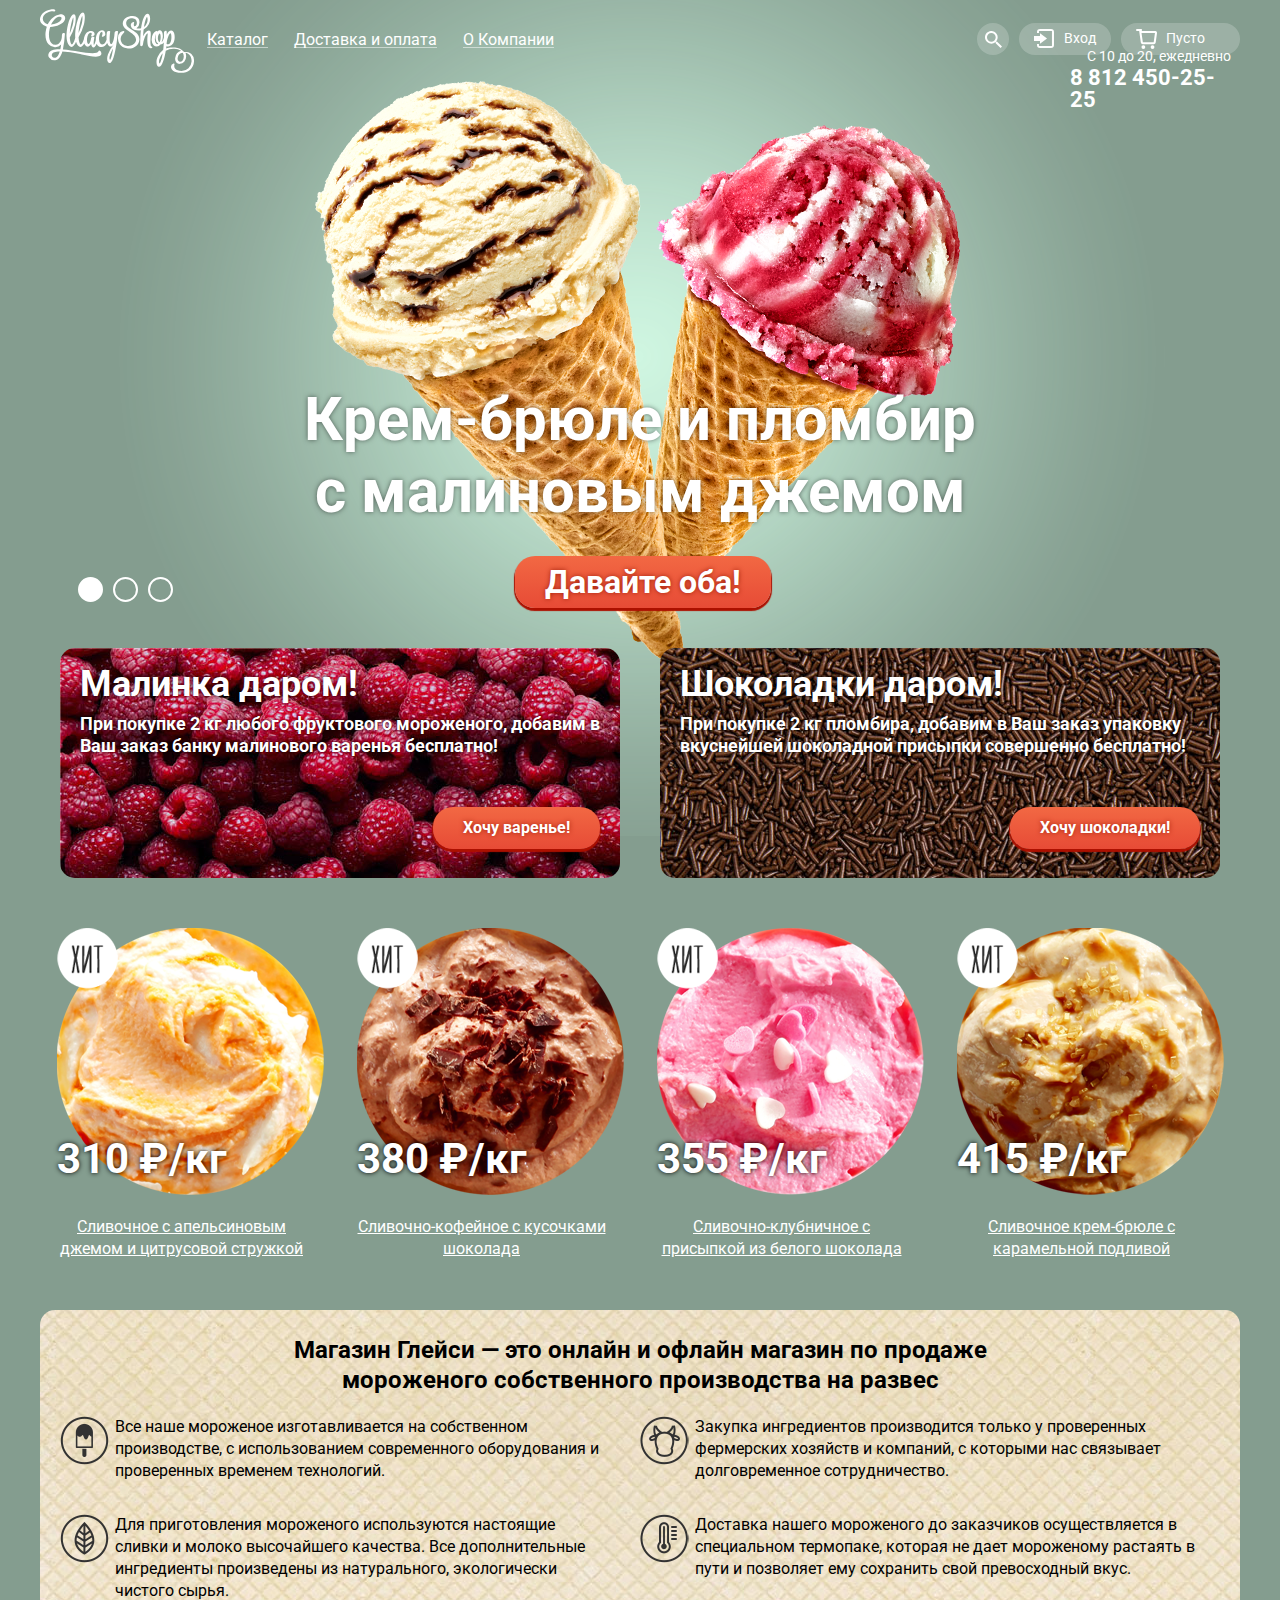
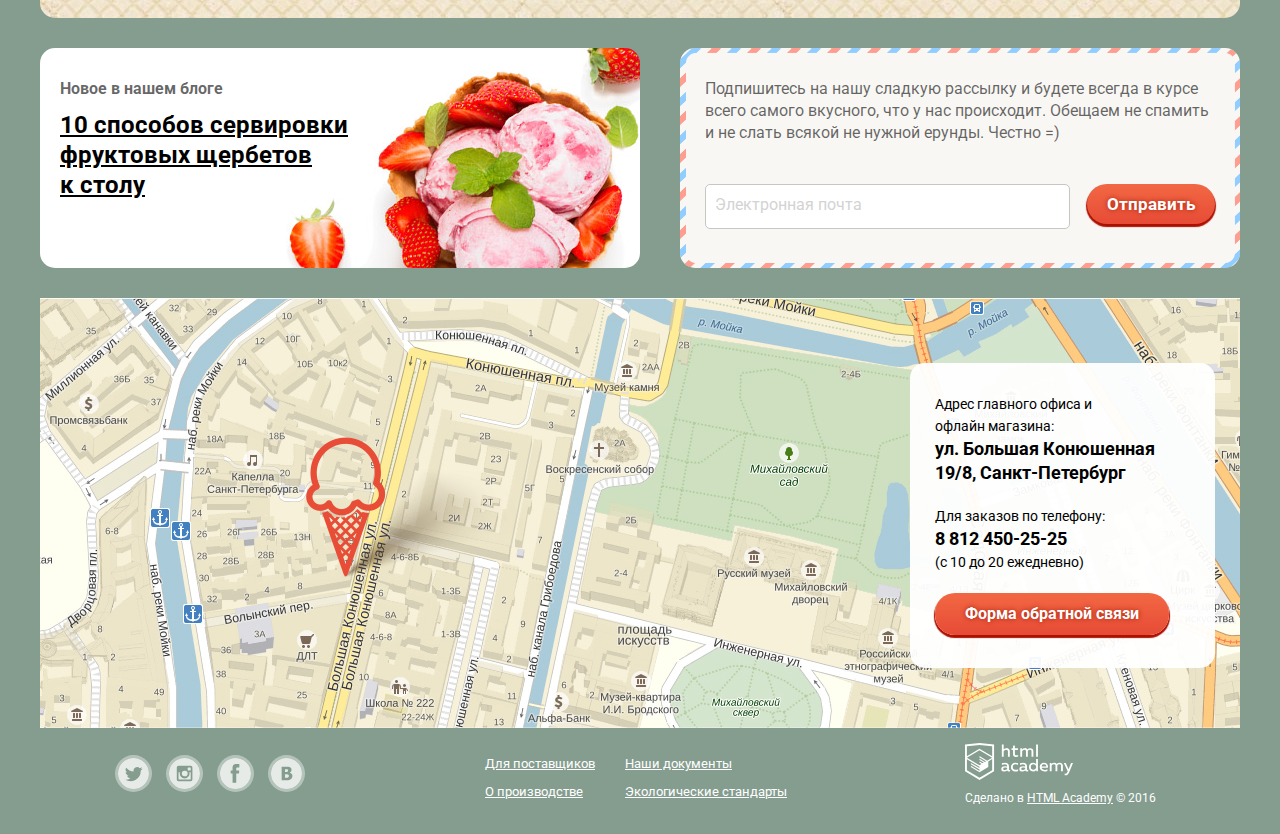
<file: index.html>
<!DOCTYPE html>
<html>
<head>
	<meta charset="utf-8">
	<meta name="keywords" content="Мороженое, «Глейси»">
	<meta name="description" content="Вкусное мороженое собственного производства.">
	<title>Мороженое «Глейси»</title>
	<link href="https://fonts.googleapis.com/css?family=Roboto:400,700&amp;subset=cyrillic" rel="stylesheet">
	<link rel="stylesheet" type="text/css" href="css/normalize.css">
	<link rel="stylesheet" type="text/css" href="css/style.css">
</head>
<body class="main_page main_page_style_1">
	<header>
		<div class="flex_container">
			<nav class="main_navigation">
				<img src="img/main-logo.svg" width="154" height="64" alt="Магазин мороженого «Глейси»">
				<a href="catalog.html" class="main_navigation_item catalog">Каталог</a>
				<a href="#" class="main_navigation_item">Доставка и оплата</a>
				<a href="#" class="main_navigation_item">О Компании</a>
			</nav>
			<section class="user_block">
				<a href="#" class="user_block_search"></a>
				<a href="#" class="user_block_login">Вход</a>
				<a href="#" class="user_block_cart">Пусто</a>
			</section>
		</div>
		<div class="header_info">С 10 до 20, ежедневно 8 812 450-25-25</div>
		<div class="hover_elements">
			<div class="hover_catalog">
				<a href="catalog.html">Новинки</a>
				<a href="catalog.html">Сливочное</a>
				<a href="catalog.html">Щербеты</a>
				<a href="catalog.html">Фруктовый лед</a>
				<a href="catalog.html">Мелорин</a>
			</div>
			<div class="hover_search">
				<form action="#" method="post">
					<div class="text_custom_container">	
						<input class="normal_field" type="search" name="search">
						<div class="label_box">
	    					<label>Что ищем?</label>
	  					</div>
	  				</div>
				</form>
			</div>
			<div class="hover_login">
				<form action="#" method="post">
					<div class="text_custom_container">	
						<input class="normal_field" type="email" name="login_email">
						<div class="label_box">
	    					<label>Электронная почта</label>
	  					</div>
	  				</div>	
	  				<div class="text_custom_container">	
						<input class="normal_field" type="password" name="password">
						<div class="label_box">
	    					<label>Пароль</label>
	  					</div>
	  				</div>
					<button class="btn" type="submit">Войти</button>
					<a href="#">Забыли пароль?</a>
					<a href="#">Новая регистрация</a>
				</form>
			</div>
			<div class="hover_cart">
				<span class="empty_cart">В корзине пусто</span>
				<div class="float_container">	
					<span class="total_price">Итого: 0 руб.</span>
					<span class="btn inactive">Оформить заказ</span>
				</div>	
			</div>
		</div>
	</header>
	<main>
		<div class="slider">
			<input type="radio" id="btn_1" name="toggle" checked>
    		<input type="radio" id="btn_2" name="toggle">
    		<input type="radio" id="btn_3" name="toggle">
    		<div class="slider_controls">
      			<label for="btn_1"></label>
      			<label for="btn_2"></label>
      			<label for="btn_3"></label>
      		</div>                   
      		<div class="slider_slide"></div>
      		<a class="btn" href="#">Давайте оба!</a>
      		<div class="slides_names">
      			<span class="name_1">Крем-брюле и пломбир <br> с малиновым джемом</span>
      			<span class="name_2">Шоколадный пломбир <br> и лимонный сорбет</span>
      			<span class="name_3">Пломбир с помадкой <br> и клубничный щербет</span>
      		</div>                        
		</div>
		<section class="banners">
			<div class="banner_1">
				<h2 class="banner_name">Малинка даром!</h2>
				<p class="banner_description">При покупке 2 кг любого фруктового мороженого, добавим в Ваш заказ банку малинового варенья бесплатно!</p>
				<a class="btn" href="#">Хочу варенье!</a>
			</div>
			<div class="banner_2">
				<h2 class="banner_name">Шоколадки даром!</h2>
				<p class="banner_description">При покупке 2 кг пломбира, добавим в Ваш заказ упаковку вкуснейшей шоколадной присыпки совершенно бесплатно!</p>
				<a class="btn" href="#">Хочу шоколадки!</a>
			</div>
		</section>
		<section class="best">
			<article class="item_1">
				<img src="img/best_1.png">
				<a class="item_description" href="catalog.html">Сливочное с апельсиновым джемом и цитрусовой стружкой</a>
			</article>
			<article class="item_2">
				<img src="img/best_2.png">
				<a class="item_description" href="catalog.html">Сливочно-кофейное с кусочками шоколада</a>
			</article>
			<article class="item_3">
				<img src="img/best_3.png">
				<a class="item_description" href="catalog.html">Сливочно-клубничное с присыпкой из белого шоколада</a>
			</article>
			<article class="item_4">
				<img src="img/best_4.png">
				<a class="item_description" href="catalog.html">Сливочное крем-брюле с карамельной подливой</a>
			</article>
		</section>
		<section class="seo">
			<h2 class="seo_header">Магазин Глейси — это онлайн и офлайн магазин по продаже мороженого собственного производства на развес</h2>
			<div class="flex_container">	
				<p class="feature_1">Все наше мороженое изготавливается на собственном производстве, с использованием современного оборудования и проверенных временем технологий.</p>
				<p class="feature_2">Закупка ингредиентов производится только у проверенных фермерских хозяйств и компаний, с которыми нас связывает долговременное сотрудничество.</p>
				<p class="feature_3">Для приготовления мороженого используются настоящие сливки и молоко высочайшего качества. Все дополнительные ингредиенты произведены из натурального, экологически чистого сырья.</p>
				<p class="feature_4">Доставка нашего мороженого до заказчиков осуществляется в специальном термопаке, которая не дает мороженому растаять в пути и позволяет ему сохранить свой превосходный вкус.</p>
			</div>	
		</section>
		<div class="flex_container">
			<section class="blog">
				<span class="post_type">Новое в нашем блоге</span>
				<a href="#"><h2 class="blog_header">10 способов сервировки фруктовых щербетов<br>к столу</h2></a>
			</section>
			<section class="subscribe">
				<form method="post" action="#">
					<p class="description">Подпишитесь на нашу сладкую рассылку и будете всегда в курсе всего самого вкусного, что у нас происходит. Обещаем не спамить и не слать всякой не нужной ерунды. Честно =)</p>
					<div class="text_custom_container">	
						<input class="normal_field" type="email" name="subscribe_email">
						<div class="label_box">
	    					<label>Электронная почта</label>
	  					</div>
	  				</div>
					<button class="btn" type="submit">Отправить</button>
				</form>
			</section>
		</div>
		<section class="map"></section>
		<div class="contacts">
			<p class="address">Адрес главного офиса и<br>офлайн магазина:<br><span>ул. Большая Конюшенная 19/8, Санкт-Петербург</span></p>
			<p class="phone">Для заказов по телефону:<br><span>8 812 450-25-25</span><br>(с 10 до 20 ежедневно)</p>
			<a class="btn" href="#">Форма обратной связи</a>
		</div>
	</main>
	<footer>
		<section class="footer_social">
			<a class="social_button_twitter" href="#">Twitter</a>
			<a class="social_button_instagram" href="#">Instagram</a>
			<a class="social_button_facebook" href="#">Facebook</a>
			<a class="social_button_vk" href="#">VK</a>
		</section>
		<section class="footer_info">
			<a href="#">Для поставщиков</a>
			<a href="#">Наши документы</a>
			<a href="#">О производстве</a>
			<a href="#">Экологические стандарты</a>
		</section>
		<section class="footer_copyright">
			<a href="https://htmlacademy.ru/"><img src="img/academy.svg" width="108" height="37" alt="HTML Academy"></a>
			<span class="academy">Сделано в <a href="https://htmlacademy.ru/">HTML Academy</a> © 2016</span>
			<span class="my_name">Сверстал <a href="https://vk.com/sfdsdjfksdgkjsdkgj">Артём</a> 2017</span>
		</section>
	</footer>
	<div class="overlay"></div>
	<div class="popup_form">
		<form method="post" action="#">
			<h2>Мы обязательно Вам ответим!</h2>
			<span class="close_button"></span>
			<div class="text_custom_container">		
				<input class="normal_field" type="text" name="form_name">
				<div class="label_box">
	    			<label>Как Вас зовут?</label>
	  			</div>
	  		</div>
	  		<div class="text_custom_container">	
				<input class="normal_field" type="email" name="form_email">
				<div class="label_box">
	    			<label>Ваша почта для ответа?</label>
	  			</div>
	  		</div>
	  		<div class="text_custom_container">	
				<textarea class="normal_field" name="form_text"></textarea>
				<div class="label_box">
	    			<label>Напишите что-нибудь...</label>
	  			</div>
	  		</div>
			<button class="btn" type="submit">Отправить</button>
		</form>
	</div>
	<div class="popup_map">
		<iframe src="https://www.google.com/maps/embed?pb=!1m18!1m12!1m3!1d1998.5991043651568!2d30.320894615867385!3d59.938794181876276!2m3!1f0!2f0!3f0!3m2!1i1024!2i768!4f13.1!3m3!1m2!1s0x4696310fca5ba729%3A0xea9c53d4493c879f!2z0JHQvtC70YzRiNCw0Y8g0JrQvtC90Y7RiNC10L3QvdCw0Y8g0YPQuy4sIDE5LCDQodCw0L3QutGCLdCf0LXRgtC10YDQsdGD0YDQsywgMTkxMTg2!5e0!3m2!1sru!2sru!4v1494863374813" width="766" height="561" frameborder="0" style="border:0" allowfullscreen></iframe>
		<span class="close_button"></span>
	</div>
	<script type="text/javascript" src="js/script.js"></script>
</body>
</html>
</file>
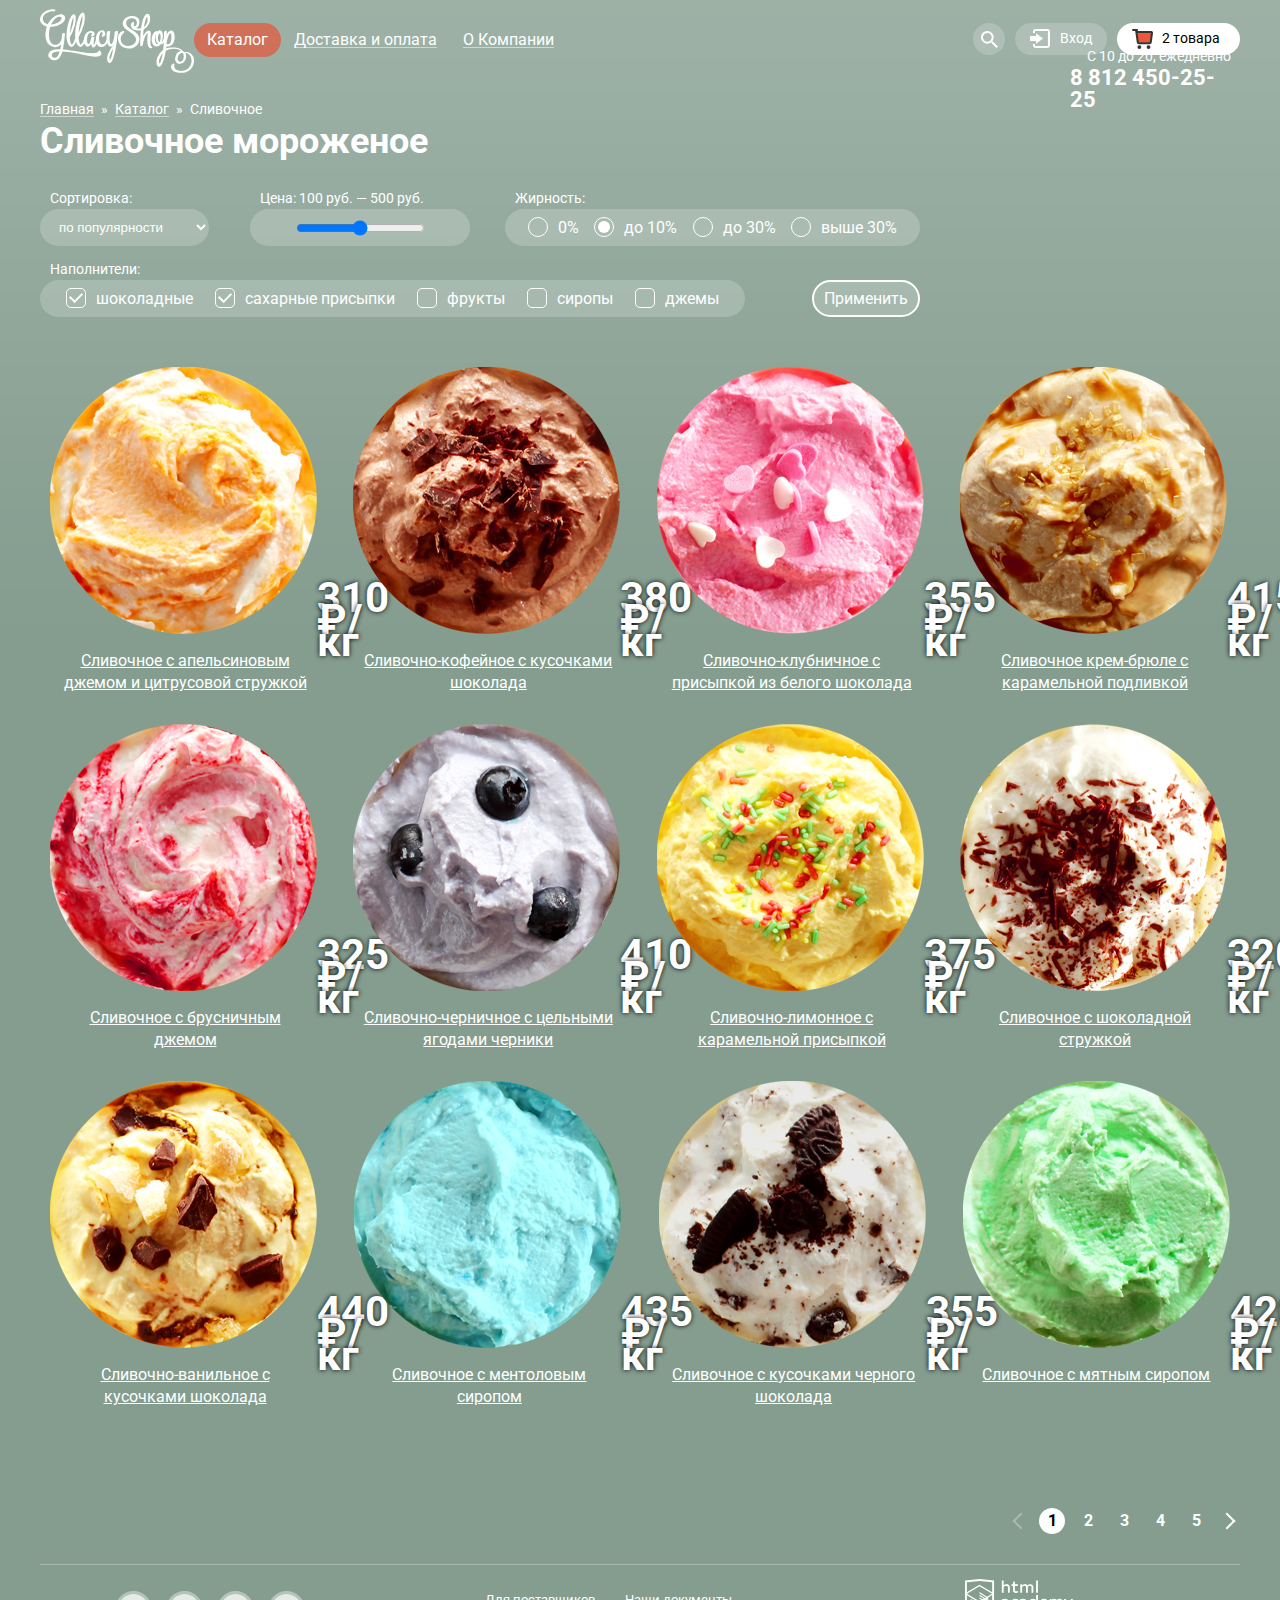
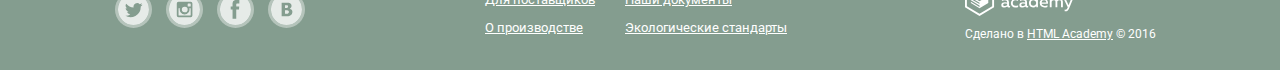
<file: catalog.html>
<!DOCTYPE html>
<html>
<head>
	<meta charset="utf-8">
	<meta name="keywords" content="Мороженое, «Глейси»">
	<meta name="description" content="Вкусное мороженое собственного производства.">
	<title>Каталог мороженого</title>
	<link href="https://fonts.googleapis.com/css?family=Roboto:400,700&amp;subset=cyrillic" rel="stylesheet">
	<link rel="stylesheet" type="text/css" href="css/normalize.css">
	<link rel="stylesheet" type="text/css" href="css/style.css">
</head>
<body class="catalog_page">
	<header>
		<div class="flex_container">
			<nav class="main_navigation">
				<a href="index.html"><img src="img/main-logo.svg" width="154" height="64" alt="Магазин мороженого «Глейси»"></a>
				<a href="catalog.html" class="main_navigation_item catalog current">Каталог</a>
				<a href="#" class="main_navigation_item">Доставка и оплата</a>
				<a href="#" class="main_navigation_item">О Компании</a>
			</nav>
			<section class="user_block">
				<a href="#" class="user_block_search"></a>
				<a href="#" class="user_block_login">Вход</a>
				<a href="#" class="user_block_cart full">2 товара</a>
			</section>
		</div>
		<div class="header_info">С 10 до 20, ежедневно 8 812 450-25-25</div>
		<div class="hover_elements">
			<div class="hover_catalog">
				<a href="catalog.html">Новинки</a>
				<a class="current" href="catalog.html">Сливочное</a>
				<a href="catalog.html">Щербеты</a>
				<a href="catalog.html">Фруктовый лед</a>
				<a href="catalog.html">Мелорин</a>
			</div>
			<div class="hover_search">
				<form action="#" method="post">
					<div class="text_custom_container">	
						<input class="normal_field" type="search" name="search">
						<div class="label_box">
	    					<label>Что ищем?</label>
	  					</div>
	  				</div>
				</form>
			</div>
			<div class="hover_login">
				<form action="#" method="post">
					<div class="text_custom_container">	
						<input class="normal_field" type="email" name="login_email">
						<div class="label_box">
	    					<label>Электронная почта</label>
	  					</div>
	  				</div>
	  				<div class="text_custom_container">	
						<input class="normal_field" type="password" name="password">
						<div class="label_box">
	    					<label>Пароль</label>
	  					</div>
	  				</div>
					<button class="btn" type="submit">Войти</button>
					<a href="#">Забыли пароль?</a>
					<a href="#">Новая регистрация</a>
				</form>
			</div>
			<div class="hover_cart">
				<div class="table">
					<div class="row">
						<a class="close_button" href="#"></a>
						<img src="img/cart-item-1.png">
						<p>Пломбир с апельсиновым джемом</p>
						<span>1,5 кг х 200 руб.</span>
						<span>300 руб.</span>
					</div>
					<div class="row">
						<a class="close_button" href="#"></a>
						<img src="img/cart-item-2.png">
						<p>Клубничный пломбир с присыпкой из белого шоколада</p>
						<span>1,5 кг х 300 руб.</span>
						<span>450 руб.</span>
					</div>
				</div>
				<div class="float_container">	
					<span class="total_price">Итого: 750 руб.</span>
					<span class="btn">Оформить заказ</span>
				</div>	
			</div>
		</div>
	</header>
	<main>
		<div class="main_title">
			<div class="breadcrumbs">
				<span><a href="index.html">Главная</a></span>
				<span><a href="catalog.html">Каталог</a></span>
				<span class="current">Сливочное</span>
			</div>
			<h1>Сливочное мороженое</h1>
		</div>
		<form class="filters">
			<fieldset class="sorting">
				<legend>Сортировка:</legend>
				<select class="filter_style" name="sorting">
					<option value="1">по популярности</option>
					<option value="2">сначала недорогие</option>
					<option value="3">сначала дорогие</option>
					<option value="4">по жирности</option>
				</select>
			</fieldset>
			<fieldset class="price_range">
				<legend>Цена: 100 руб. — 500 руб.</legend>
				<div class="filter_style">	
					<input type="range" name="price_range" min="1" max="5" step="1">
				</div>	
			</fieldset>
			<fieldset class="fat">
				<legend>Жирность:</legend>
					<div class="filter_style">
						<label><input type="radio" value="0" name="fat"><span></span>0%</label>
						<label><input type="radio" value="0-10" name="fat" checked=""><span></span>до 10%</label>
						<label><input type="radio" value="0-30" name="fat"><span></span>до 30%</label>
						<label><input type="radio" value="30+" name="fat"><span></span>выше 30%</label>
					</div>
			</fieldset>
			<fieldset class="filling">
				<legend>Наполнители:</legend>
					<div class="filter_style">
						<label><input type="checkbox" value="chocolate" name="filling" checked=""><span></span>шоколадные</label>
						<label><input type="checkbox" value="sugar" name="filling" checked=""><span></span>сахарные присыпки</label>
						<label><input type="checkbox" value="fruit" name="filling"><span></span>фрукты</label>
						<label><input type="checkbox" value="syrop" name="filling"><span></span>сиропы</label>
						<label><input type="checkbox" value="jam" name="filling"><span></span>джемы</label>
					</div>
			</fieldset>
			<button class="btn" type="submit">Применить</button>
		</form>
		<section class="catalog_items">
			<article class="item_1">
				<img src="img/catalog-items/1.png">
				<span class="price">310 ₽/кг</span>
				<a class="item_description" href="#">Сливочное с апельсиновым джемом и цитрусовой стружкой</a>
				<button class="btn" type="button">Быстрый просмотр</button>
			</article>
			<article class="item_2">
				<img src="img/catalog-items/2.png">
				<span class="price">380 ₽/кг</span>
				<a class="item_description" href="#">Сливочно-кофейное с кусочками шоколада</a>
				<button class="btn" type="button">Быстрый просмотр</button>
			</article>
			<article class="item_3">
				<img src="img/catalog-items/3.png">
				<span class="price">355 ₽/кг</span>
				<a class="item_description" href="#">Сливочно-клубничное с присыпкой из белого шоколада</a>
				<button class="btn" type="button">Быстрый просмотр</button>
			</article>
			<article class="item_4">
				<img src="img/catalog-items/4.png">
				<span class="price">415 ₽/кг</span>
				<a class="item_description" href="#">Сливочное крем-брюле с карамельной подливкой</a>
				<button class="btn" type="button">Быстрый просмотр</button>
			</article>
			<article class="item_5">
				<img src="img/catalog-items/5.png">
				<span class="price">325 ₽/кг</span>
				<a class="item_description" href="#">Сливочное с брусничным джемом</a>
				<button class="btn" type="button">Быстрый просмотр</button>
			</article>
			<article class="item_6">
				<img src="img/catalog-items/6.png">
				<span class="price">410 ₽/кг</span>
				<a class="item_description" href="#">Сливочно-черничное с цельными ягодами черники</a>
				<button class="btn" type="button">Быстрый просмотр</button>
			</article>
			<article class="item_7">
				<img src="img/catalog-items/7.png">
				<span class="price">375 ₽/кг</span>
				<a class="item_description" href="#">Сливочно-лимонное с карамельной присыпкой</a>
				<button class="btn" type="button">Быстрый просмотр</button>
			</article>
			<article class="item_8">
				<img src="img/catalog-items/8.png">
				<span class="price">320 ₽/кг</span>
				<a class="item_description" href="#">Сливочное с шоколадной стружкой</a>
				<button class="btn" type="button">Быстрый просмотр</button>
			</article>
			<article class="item_9">
				<img src="img/catalog-items/9.png">
				<span class="price">440 ₽/кг</span>
				<a class="item_description" href="#">Сливочно-ванильное с кусочками шоколада</a>
				<button class="btn" type="button">Быстрый просмотр</button>
			</article>
			<article class="item_10">
				<img src="img/catalog-items/10.png">
				<span class="price">435 ₽/кг</span>
				<a class="item_description" href="#">Сливочноe с ментоловым сиропом</a>
				<button class="btn" type="button">Быстрый просмотр</button>
			</article>
			<article class="item_11">
				<img src="img/catalog-items/11.png">
				<span class="price">355 ₽/кг</span>
				<a class="item_description" href="#">Сливочное с кусочками черного шоколада</a>
				<button class="btn" type="button">Быстрый просмотр</button>
			</article>
			<article class="item_12">
				<img src="img/catalog-items/12.png">
				<span class="price">420 ₽/кг</span>
				<a class="item_description" href="#">Сливочное с мятным сиропом</a>
				<button class="btn" type="button">Быстрый просмотр</button>
			</article>
		</section>
		<div class="paginator">
			<span class="btn_prev"></span>
			<span class="number current" href="#">1</span>
			<a class="number" href="#">2</a>
			<a class="number" href="#">3</a>
			<a class="number" href="#">4</a>
			<a class="number" href="#">5</a>
			<a class="btn_next" href="#"></a>
		</div>
	</main>
	<footer>
		<section class="footer_social">
			<a class="social_button_twitter" href="#">Twitter</a>
			<a class="social_button_instagram" href="#">Instagram</a>
			<a class="social_button_facebook" href="#">Facebook</a>
			<a class="social_button_vk" href="#">VK</a>
		</section>
		<section class="footer_info">
			<a href="#">Для поставщиков</a>
			<a href="#">Наши документы</a>
			<a href="#">О производстве</a>
			<a href="#">Экологические стандарты</a>
		</section>
		<section class="footer_copyright">
			<a href="https://htmlacademy.ru/"><img src="img/academy.svg" width="108" height="37" alt="HTML Academy"></a>
			<span class="academy">Сделано в <a href="https://htmlacademy.ru/">HTML Academy</a> © 2016</span>
			<span class="my_name">Сверстал <a href="https://vk.com/sfdsdjfksdgkjsdkgj">Артём</a> 2017</span>
		</section>
	</footer>
	<script type="text/javascript" src="js/catalog-script.js"></script>
</body>
</html>
</file>
<file: css/style.css>
body, html {
	margin: 0;
	padding: 0;
}

body {
	min-width: 1200px;
	font-family: "Roboto", Arial, sans-serif;
	font-size: 16px;
	line-height: 22px;
	color: #ffffff;	
}

.main_page_style_1 {
	background: #849d8f;
}

.main_page_style_2 {
	background: #8996a6;
}

.main_page_style_3 {
	background: #9d8b84;
}

.main_page > header,
.catalog_page > header {
	position: relative;
	z-index: 2;
	min-height: 75px;
	padding: 23px 25px 0;
	margin: 0 auto;
	max-width: 1200px;
}

.main_page > header .flex_container,
.catalog_page > header .flex_container {
	display: flex;
	justify-content: space-between;
}

.main_navigation {
	display: flex;
	align-items: flex-start;
}

.main_navigation_item {
	position: relative;
	color: #ffffff;
	text-decoration: none;
	line-height: 16px;
	padding: 9px 13px;
	border-radius: 20px;
	transition: background-color 0.1s ease-in;  
}

.main_navigation_item:hover {
	background: #f7f6f3;
	color: #000000;
}

.main_navigation_item:active {
	box-shadow: inset 0px 3px 3px #686868;
}

.main_navigation img {
	margin-top: -14px;
}

.main_navigation_item::after {
	content: "";
	position: absolute;
	height: 1px;
	background-color: rgba(255, 255, 255, 0.5);
	left: 13px;
	right: 13px;
	bottom: 9px;
}

.main_navigation_item:hover::after {
	content: none;
}

.user_block {
	display: flex;
	align-items: flex-start;
}

[class^="user_block_"] {
	background-color: rgba(255, 255, 255, 0.2);
	color: #ffffff;
	text-decoration: none;
	margin-left: 10px; 
	transition: background-color 0.1s ease-in;
	transition: background-image 0.1s ease-in;
}

[class^="user_block_"]:hover {
	background-color: #f8f7f4;
	color: #000000;
}

.user_block_search:hover {
	background-image: url("../img/search-hover.svg");
}

.user_block_login:hover {
	background-image: url("../img/login-hover.svg");
}

.user_block_cart:hover {
	background-image: url("../img/cart-hover.svg");
}

.user_block_search {
	background-image: url("../img/search.svg");
	background-repeat: no-repeat;
	background-position: 50% 50%;
	min-width: 32px;
	min-height: 32px;
	border-radius: 50%;
}

.user_block_login,
.user_block_cart {
	padding: 5px 15px 7px 45px;
	background-image: url("../img/login.svg");
	background-repeat: no-repeat;
	background-position: 15px 6px;
	font-size: 14px;
	line-height: 20px;
	border-radius: 20px;
}

.user_block_cart {
	padding: 5px 35px 7px 45px;
	background-image: url("../img/cart.svg");
}

.header_info {
	position: absolute;
	max-width: 170px;
	bottom: -13px;
	right: 25px;
	font-size: 22px;
	font-weight: bold;
	text-indent: 17px;
}

.header_info::first-line {
	font-size: 14px;
	font-weight: normal;
}

.hover_elements > * {
	display: none;
}

.hover_catalog {
	display: inline-flex;
	flex-direction: column;
	background-color: #f8f7f4;
	border-radius: 5px;
	box-shadow: 0px 10px 10px 5px rgba(50, 50, 50, 0.6);
	position: absolute;
	left: 172px;
	top: 62px;
	visibility: hidden;
}

.hover_catalog a {
	text-decoration: none;
	color: #000000;
	font-size: 14px;
	font-weight: normal;
	padding: 8px 20px;
}

.hover_catalog a:first-child {
	border-top-left-radius: 5px;
	border-top-right-radius: 5px;
	font-weight: bold;
	position: relative;
}

.hover_catalog a:last-child {
	border-bottom-left-radius: 5px;
	border-bottom-right-radius: 5px;
}

.hover_catalog a:hover {
	background-color: #fbded7;
}

.hover_catalog a:active {
	background-color: #f6b5a5;
}

.hover_catalog a:first-child::after {
	content: "";
	position: absolute;
	left: 6px;
	right: 9px;
	bottom: 0;
	height: 1px;
	background-color: #d1d0ce;
}

.hover_catalog_show {
	visibility: visible;
}

.hover_search {
	box-sizing: border-box;
	min-width: 340px;
	min-height: 70px;
	border-radius: 5px;
	background-color: #f8f7f4;
	box-shadow: 0px 10px 10px 5px rgba(50, 50, 50, 0.6);
	position: absolute;
	right: 255px;
	top: 62px;
	padding: 15px;
}

.normal_field {
	border-radius: 5px;
	border: 1px solid #c7c6c5;
	padding: 10px;
}

.normal_field:hover {
	border: 2px solid #c7c6c5;	
}

.normal_field:focus {
	border: 2px solid #8fbdec;
	border-radius: 5px;
	outline: none;
}

.hover_search input[type="search"] {
	min-width: 310px;
	min-height: 40px;
}

.hover_search_show {
	display: block;
}

.hover_login {
	box-sizing: border-box;
	width: 270px;
	min-height: 175px;
	border-radius: 5px;
	background-color: #f8f7f4;
	box-shadow: 0px 10px 10px 5px rgba(50, 50, 50, 0.6);
	position: absolute;
	right: 155px;
	top: 62px;
	padding: 15px;
}

.hover_login input {
	width: 240px;
	height: 40px;
	box-sizing: border-box;
	margin-bottom: 15px; 
}

.hover_login a {
	text-decoration: underline;
	color: #000000;
	font-size: 13px;
	line-height: 20px;
	margin-top: -10px; 
	display: inline-block;
}

.hover_login a:hover {
	text-decoration: none;
	color: #ec593c;
}

.hover_login .btn {
	float: left;
	margin-right: 20px; 
	margin-top: 5px;
}

.hover_login_show {
	display: block;
}

.hover_cart {
	box-sizing: border-box;
	width: 540px;
	min-height: 240px;
	border-radius: 5px;
	background-color: #f8f7f4;
	box-shadow: 0px 10px 10px 5px rgba(50, 50, 50, 0.6);
	position: absolute;
	right: 25px;
	top: 62px;
	padding: 15px;
}

.hover_cart .empty_cart {
	color: lightgray;
	font-size: 36px;
	line-height: 40px;
	display: block;
	margin: 40px 0;
	position: relative;
	text-align: center;
}

.hover_cart .empty_cart::after {
	content: "";
	height: 1px;
	background-color: #cacac7;
	position: absolute;
	left: 0px;
	right: 0px;
	bottom: -40px;
}

.hover_cart .float_container {
	width: 186px;
	float: right;
	margin-top: 20px;
	text-align: center;
}

.hover_cart .total_price {
	color: #000000;
	font-weight: bold;
	display: inline-block;
	margin-bottom: 5px;
}

.hover_cart_show {
	display: block;
}

.btn {
	font-family: "Roboto", Arial, sans-serif;
	font-weight: bold;
	color: #ffffff;
	background-image: linear-gradient(to top, #e74b36, #f26843);
	outline: none;
	border: none;
	cursor: pointer;
	text-decoration: none;
	display: inline-block;
	vertical-align: top;
	text-align: center;
	padding: 10px 30px;
	border-radius: 20px;
	box-shadow: 0px 2px 1px 1px #ac1000;
	text-shadow: 0px 0px 5px #a0200b;
}

.btn:hover {
	background-image: linear-gradient(to top, #ec6f5e, #f58669);
	box-shadow: 0px 2px 1px 1px #ac1000;
}

.btn:active {
	background-image: linear-gradient(to top, #e1613e, #d74632);
	box-shadow: inset 0px 2px 1px 1px #942718;
}

.btn:disabled,
.btn.inactive,
.btn.inactive:hover,
.btn.inactive:active {
	cursor: default;
	background-image: none;
	background-color: rgba(0, 0, 0, 0.5);
	box-shadow: none;
	color: #ffffff;
	text-shadow: none;
}

.main_page > main,
.catalog_page > main {
	padding: 0 25px;
	margin: 0 auto;
	max-width: 1200px;
	position: relative;
}

.slider {
  position: relative;
  z-index: 1;
  width: 1050px;
  height: 880px;
  margin: -100px auto 0;
}

.slider_slide {
  width: 1050px;
  height: 838px;		
  transition: background-image 1s ease;
}

.slider_controls label {
  display: inline-block;
  width: 21px;
  height: 21px;
  margin: 0 3px;
  background: transparent;
  cursor: pointer;
  border: 2px solid white;
  border-radius: 50%;
  transition: background-color .2s;
}

.slider_controls {
  position: absolute;
  z-index: 3;
  width: 120px;
  left: -50px;
  bottom: 270px;
  text-align: center;
}

.slider input[type=radio] {
  display: none;
}

.slider_controls label:hover {
  background-color: rgba(255, 255, 255, 0.5);
}

#btn_1:checked~.slider_controls label[for="btn_1"],
#btn_2:checked~.slider_controls label[for="btn_2"],
#btn_3:checked~.slider_controls label[for="btn_3"] {
  background: #ffffff;
}

#btn_1:checked~.slider_slide {
  background-image: url("../img/ice-cream-slide-1.png");
}

#btn_2:checked~.slider_slide {
  background-image: url("../img/ice-cream-slide-2.png");
}

#btn_3:checked~.slider_slide {
  background-image: url("../img/ice-cream-slide-3.png");
}

.slides_names {
	position: absolute;
	z-index: 3;
	bottom: 350px;
	width: 100%;
}

.slides_names span {
	font-size: 60px;
	line-height: 72px;
	display: none;
	text-align: center;
	font-weight: bold;
	text-shadow: 0px 0px 5px rgba(0, 0, 0, 0.5);
	margin: 0 auto;
}

.slider .btn {
	position: absolute;
	z-index: 3;
	bottom: 270px;
	left: 400px;
	font-size: 32px;
	line-height: 32px;
}

#btn_1:checked~.slides_names .name_1,
#btn_2:checked~.slides_names .name_2,
#btn_3:checked~.slides_names .name_3 {
  display: block;
}

.banners {
	display: flex;
	justify-content: space-around;
	margin-top: -230px; 
	position: relative;
	z-index: 3;
	margin-bottom: 40px;
}

.banners > [class^="banner_"] {
	box-sizing: border-box;
	width: 560px;
	height: 230px;
	border-radius: 15px;
	padding: 25px 20px;
}

[class^="banner_"] .btn {
	float: right;
}

.banner_name {
	font-size: 36px;
	margin: 0;
	text-shadow: 0 0 4px rgba(0, 0, 0, 0.8);
}

.banner_description {
	font-size: 18px;
	font-weight: bold;
	margin-bottom: 50px;
	text-shadow: 0 0 2px rgba(0, 0, 0, 0.8);
}

.banner_1 {
	background: #b11244 url("../img/maleena.jpg");
}

.banner_2 {
	background: #381d0f url("../img/chocolate.jpg");
}

.best {
	display: flex;
	justify-content: space-around;
}

.best > [class^="item_"] {
	position: relative;
	box-sizing: border-box;
	padding: 10px 10px 20px; 
	border-radius: 10px;
}

.best > [class^="item_"]:hover {
	background-color: rgba(255, 255, 255, 0.2);
	box-shadow: 0 0 5px 5px rgba(0, 0, 0, 0.2);
}

.best > [class^="item_"]:before {
	content: "";
	width: 61px;
	height: 61px;
	position: absolute;
	background-image: url("../img/hit.png");
}

.best > [class^="item_"]:after {
	content: "";
	position: absolute;
	bottom: 110px;
	font-size: 42px;
	font-weight: bold;
	text-shadow: 0 0 5px rgba(0, 0, 0, 1);
}

.best .item_1:after {
	content: "310 ₽/кг"
}

.best .item_2:after {
	content: "380 ₽/кг"
}

.best .item_3:after {
	content: "355 ₽/кг"
}

.best .item_4:after {
	content: "415 ₽/кг"
}

[class^="item_"] a {
	display: block;
	color: #ffffff;
	margin-top: 15px;
}

[class^="item_"] a:hover {
	color: #ffbc9e;
}

.best > [class^="item_"]:hover a {
	text-decoration: none;
}

.item_description {
	text-align: center;
	max-width: 250px;
}

.seo {
	background: #e6d3aa url("../img/wafer.jpg");
	color: #000000;
	border-radius: 15px;
	padding: 25px 20px 0;
	box-sizing: border-box;
	margin-top: 30px;
	margin-bottom: 30px;
}

.seo [class^="feature_"] {
	width: 50%;
	padding-left: 55px;
	box-sizing: border-box;
	position: relative;
}

.seo [class^="feature_"]:nth-child(2n+1) {
	padding-right: 30px;
}

.seo .flex_container {
	display: flex;
	flex-wrap: wrap;
}

.seo_header {
	margin: 0 auto 5px;
	font-size: 24px;
	line-height: 30px;
	text-align: center;
	width: 60%;
}

.seo [class^="feature_"]:before {
	content: "";
	position: absolute;
	left: 0;
	width: 49px;
	height: 49px;
	background-image: url("../img/ice-cream.png");
}

.seo .feature_2:before {
	background-image: url("../img/cow.png");
}

.seo .feature_3:before {
	background-image: url("../img/leaf.png");
}

.seo .feature_4:before {
	background-image: url("../img/term.png");
}

main .flex_container {
	display: flex;
	justify-content: space-between;
	margin-bottom: 30px;
}

.blog {
	width: 50%;
	height: 220px;
	color: #000000;
	border-radius: 15px;
	background: #ffffff url("../img/kloobneeka.jpg") -10px -50px;
	padding: 30px 20px;
	box-sizing: border-box;
}

.blog .post_type {
	font-size: 16px;
	font-weight: bold;
	color: rgba(0, 0, 0, 0.6);
}

.blog a {
	color: #000;
}

.blog a:hover {
	color: #ec593c;
}

.blog_header {
	font-size: 24px;
	line-height: 30px;
	width: 55%;
	margin: 10px 0;
	text-decoration: underline;
}

.subscribe {
	width: 560px;
	height: 220px;
	color: rgba(0, 0, 0, 0.6);
	background: #ffffff url("../img/background.png");
	border-radius: 15px;
	padding: 30px 25px;
	box-sizing: border-box;
}

.subscribe .description {
	margin: 0;
	font-size: 16px;
	margin-bottom: 40px;
}

.subscribe input[type="email"] {
	min-width: 365px;
	min-height: 45px;
	box-sizing: border-box;
	font-size: 16px;
}

.subscribe .btn {
	float: right;
	font-size: 17px;
	max-width: 130px;
	padding: 10px 20px;
}

.map {
	background: #ffec97 url("../img/map.jpg"); 
	height: 430px;
	cursor: pointer;
}

.contacts {
	width: 305px;
	height: 305px;
	background-color: rgba(255, 255, 255, 0.95);
	border-radius: 15px;
	box-sizing: border-box;
	position: absolute;
	right: 50px;
	bottom: 60px;
	padding: 30px 25px;
	color: #000;
}

.contacts p {
	margin: 0 0 20px;
	font-size: 14px;
}

.contacts span {
	font-size: 18px;
	line-height: 24px;
	font-weight: bold;
}

.map .btn {
	margin-left: 10px;
}

.main_page > footer,
.catalog_page > footer {
	display: flex;
	justify-content: space-around;
	margin: 0 auto;
	max-width: 1200px;
	padding: 25px;
}

[class^="social_button_"] {
	display: inline-block;
	border: 3px solid rgba(255, 255, 255, 0.5);
	border-radius: 50%;
	width: 31px;
	height: 31px;
	font-size: 0;
	background-image: url("../img/vk.svg");
	background-repeat: no-repeat;
	opacity: 0.8;
	margin-right: 10px;
}

.social_button_twitter {
	background-image: url("../img/twitter.svg");
}

.social_button_instagram {
	background-image: url("../img/insta.svg");
}

.social_button_facebook {
	background-image: url("../img/fb.svg");
}

[class^="social_button_"]:hover {
	opacity: 0.98;
	border: 3px solid rgba(255, 255, 255, 0.7);
}

[class^="social_button_"]:active {
	box-shadow: inset 0 2px 2px 0 #686868;
	opacity: 0.8;
}

.footer_info {
	display: flex;
	justify-content: flex-start;
	flex-wrap: wrap;
	width: 350px;
}

.footer_info a {
	color: #fff;
	font-size: 13px;
	padding-left: 20px;
	width: 120px;
	position: relative;
}

.footer_info a:last-child {
	width: 170px;
}

.footer_info a:hover {
	text-decoration: none;
	font-weight: bold;
	color: #ffbc9e;
}

.footer_info a:hover::before {
	content: "";
	width: 15px;
	height: 13px;
	position: absolute;
	left: 3px;
	top: 4px;
	background-image: url("../img/heart-active.svg");
	background-repeat: no-repeat;
}

.footer_copyright {
	display: flex;
	flex-direction: column;
	min-width: 200px;
	margin-top: -10px;
	font-size: 12px;
	position: relative;
}

.footer_copyright a {
	color: #fff;
}

.footer_copyright a:hover {
	color: #ffbc9e;
	text-decoration: none;
}

.footer_copyright .my_name {
	position: absolute;
	bottom: -22px;
	padding-left: 20px;
	transform: translateY(80px);
	animation: bounce_reverse 0.5s;
}

.footer_copyright .my_name::after {
	content: "";
	width: 15px;
	height: 13px;
	position: absolute;
	left: 3px;
	top: 4px;
	background-image: url("../img/heart.svg");
	background-repeat: no-repeat;
}

.footer_copyright:hover .my_name {
	display: block;
	animation: bounce 0.3s;
	animation-fill-mode: forwards;
}

@keyframes bounce {
	0% {transform: translateY(80px);}
	60% {transform: translateY(-10px);}
	80% {transform: translateY(5px);}
	100% {transform: translateY(0px);}
}

@keyframes bounce_reverse {
	0% {transform: translateY(0px);}
	100% {transform: translateY(80px);}
}

.overlay {
	position: fixed;
	z-index: 4;
	top: 0;
	left: 0;
	width: 100%;
	height: 100%;
	background-color: rgba(0, 0, 0, 0.3);
	display: none;
}
.overlay_show {
	display: block;
}

.popup_form {
	box-sizing: border-box;
	width: 480px;
	height: 440px;
	background-color: #f8f7f4;
	border-radius: 15px;
	position: fixed;
	z-index: 5;
	top: 120px;
	left: 50%;
	margin-left: -240px;
	box-shadow: 0 0 30px rgba(0, 0, 0, 0.7); 
	padding: 15px 25px;
	color: #000;
	display: none;
}

.popup_form h2 {
	margin: 5px 0 20px;
}

.popup_form input {
	min-width: 265px;
	min-height: 40px;
	padding: 5px 10px;
	box-sizing: border-box;
	color: gray; 
	margin-bottom: 20px;
	font-size: 16px;
}

.popup_form [name="form_text"] {
	width: 100%;
	min-height: 155px;
	box-sizing: border-box;
	font-family: "Roboto", Arial, sans-serif;
	font-size: 16px;
	line-height: 22px;
	color: gray;
	margin-bottom: 25px;
}

.popup_form .btn {
	float: right;
	font-size: 17px;
}

.close_button {
	position: absolute;
	top: 12px;
	right: 12px;
	width: 25px;
	height: 25px;
	background: transparent;
	outline: none;
	border: none;
	font-size: 0;
	cursor: pointer;
}

.close_button::before,
.close_button::after {
	content: "";
	position: absolute;
	top: 10px;
	right: 0px;
	width: 25px;
	height: 2px;
	border-radius: 1px;
	background-color: #000;
	transform: rotate(-45deg); 
}

.close_button::after { 
	transform: rotate(45deg);
}

.close_button::before {
	transform: rotate(-45deg);
}

.popup_form_show {
	display: block;
}

.popup_map {
	position: fixed;
	z-index: 5;
	top: 50%;
	left: 50%;
	margin-left: -390px;
	margin-top: -287px;
	width: 780px;
	height: 575px;
	border: 7px solid #fff;
	box-sizing: border-box;
	background: gray;
	box-shadow: 0 30px 50px rgba(0, 0, 0, 0.7);
	color: #000000;
	display: none;
}

.popup_map .close_button {
	top: 0;
	right: -40px;
}

.popup_map .close_button::before,
.popup_map .close_button::after {
	background-color: #fff;
	height: 5px;
}

.popup_map_show {
	display: block;
}

/*Каталог*/

.catalog_page {
	background-color: #849d8f;
}

.catalog_page {
	background-image: url("../img/light.png");
	background-position: 0 0;
	background-repeat: repeat-x;
}

.catalog_page > footer::before {
	content: "";
	width: 1200px;
	height: 1px;
	background-color: rgba(255, 255, 255, 0.3);
	position: absolute;
	top: 0;
}

.catalog_page > footer {
	position: relative;
}

.catalog_items {
	display: flex;
	flex-wrap: wrap;
	justify-content: space-between;
}

.catalog_items > [class^="item_"] {
	position: relative;
}

.catalog_items > [class^="item_"] {
	box-sizing: border-box;
	padding: 10px 10px 70px; 
	border-radius: 10px;
	min-height: 407px;
}

.catalog_items > [class^="item_"]:hover {
	background-color: rgba(255, 255, 255, 0.2);
	box-shadow: 0 0 5px 5px rgba(0, 0, 0, 0.2);
}

.catalog_items > [class^="item_"]:nth-child(n+1) {
	z-index: 3;
}

.catalog_items > [class^="item_"]:nth-child(n+5) {
	margin-top: -50px;
	z-index: 2;
}

.catalog_items > [class^="item_"]:nth-child(n+9) {
	z-index: 1;
}

.catalog_items .price {
	position: absolute;
	top: 230px;
	font-size: 42px;
	font-weight: bold;
	text-shadow: 0 0 5px rgba(0, 0, 0, 1);
}

.catalog_items .btn {
	position: absolute;
	z-index: 5;
	bottom: 20px;
	width: 200px;
	left: 50%;
	margin-left: -100px;
	display: none;
}

.catalog_items [class^="item_"]:hover > .btn {
	display: block;
}

.catalog_items .item_description {
	padding: 0 10px;
	margin-top: 10px;
}

.catalog_items > [class^="item_"]:hover a {
	text-decoration: none;
}

footer {
	overflow: hidden;
	clear: both;
}

.main_title .breadcrumbs {
	display: flex;
}

.main_title h1 {
	margin: 0 0 25px;
	font-size: 36px;
	line-height: 42px;
}

.breadcrumbs span {
	box-sizing: border-box;
	min-width: 75px; 
	padding-right: 20px;
	position: relative;
	font-size: 14px;
}

.breadcrumbs span:not(:last-child)::after {
	content: "»";
	position: absolute;
	right: 7px;
}

.breadcrumbs span:not(.current)::before {
	content: "";
	position: absolute;
	height: 1px;
	left: 0;
	right: 21px;
	bottom: 3px;
	background-color: rgba(255, 255, 255, 0.5);
}

.breadcrumbs span:not(.current):hover::before {
	display: none;
}

.breadcrumbs a {
	color: #fff;
	text-decoration: none;
}

.filters {
	display: flex;
	max-width: 880px;
	height: 130px;
	flex-wrap: wrap;
	justify-content: space-between;
	align-content: space-between;
	margin-bottom: 40px;
}

.filters fieldset {
	border: none;
	margin: 0;
	padding: 0;
} 

.filters legend {
	font-size: 14px;
	line-height: 22px;
	margin-left: 10px;
}

.filter_style {
	box-sizing: border-box;
	padding: 5px 15px;
	border-radius: 20px;
	background-color: rgba(255, 255, 255, 0.2);
	margin: 0;
	border: none;
	height: 37px;
	color: #fff;
	display: flex;
	justify-content: space-around;
	align-items: center;
}

.filter_style[name="sorting"]:hover {
	background-color: rgba(255, 255, 255, 1);
	color: #000;
}

.filters .sorting {
	width: 195px;
}

.filters .price_range {
	width: 220px;
}

.filters .fat {
	width: 415px;
}

.filters .filling {
	width: 705px;
}

.sorting select option {
	color: #000;
}

.filters .btn {
	background-color: rgba(255, 255, 255, 0.2);
	border-radius: 20px;
	border: 2px solid rgba(255, 255, 255, 1);
	background-image: none;
	box-shadow: none;
	text-shadow: none;
	font-size: 16px;
	line-height: 16px;
	padding: 5px 10px;
	font-weight: normal;
	height: 37px;
	align-self: flex-end;
}

.filters .btn:hover {
	background-color: rgba(255, 255, 255, 1);
	border: 2px solid rgba(255, 255, 255, 1);
	color: #000;
}

.filters .btn:active {
	background-color: rgba(255, 255, 255, 0.7);
	border-color: transparent;
	color: #000;
	box-shadow: inset 0 2px 2px 0 #686868;
}

.filters .price_range {
	margin-left: -20px;
}

.filters input:not([type="range"]) {
	display: none;
}

.filling span,
.fat span {
	display: inline-block;
	vertical-align: top;
	box-sizing: border-box;
	width: 20px;
	height: 20px;
	border: 1px solid #fff;
	border-radius: 5px;
	margin-right: 10px;
	position: relative;
}

.fat span {
	border-radius: 50%;
}

.fat label:hover span {
	border-width: 2px;
}

.filling label:hover span {
	border-width: 2px;
}

.filters input[type="checkbox"]:checked + span::after {
	content: "";
	position: absolute;
	top: 50%;
	left: 50%;
	margin: -6px 0 0 -6px;
	width: 10px;
	height: 6px;
	border: 2px solid #fff;
	border-top: none;
    border-right: none;
    transform: rotate(-45deg);
}

.filters input[type="radio"]:checked + span::after {
	content: "";
	position: absolute;
	top: 50%;
	left: 50%;
	margin: -6px 0 0 -6px;
	width: 12px;
	height: 12px;
	border-radius: 50%;
	background-color: #fff;
}

.catalog_page .user_block_cart.full {
	padding: 5px 20px 7px 45px;
	background-color: #fff;
	color: #000;
	background-image: url("../img/cart-full.svg");
}

.main_navigation_item.current {
	background-color: #d07058;
}

.main_navigation_item.current:hover {
	background-color: #d07058;
	color: #fff;
}

.main_navigation_item.current:active {
	box-shadow: none;
}

.main_navigation_item.current::after {
	display: none;
}

.hover_catalog a.current,
.hover_catalog a.current:hover,
.hover_catalog a.current:active {
	background-color: #d07058;
	color: #fff;
}

.hover_cart .table {
	display: table;
	position: relative;
	color: #000;
	font-size: 13px;
	width: 100%;
}

.hover_cart .row {
	display: table-row;
}

.hover_cart .row * {
	display: table-cell;
	height: 35px;
	vertical-align: middle;
	text-align: left;
	padding: 0 15px 20px 0;
}

.hover_cart .table::after {
	content: "";
	height: 1px;
	background-color: #cacac7;
	position: absolute;
	left: 0px;
	right: 0px;
	bottom: 0px;
}

.hover_cart p {
	width: 230px;
}

.hover_cart .close_button {
	position: relative;
}

.hover_cart .close_button::after,
.hover_cart .close_button::before {
	width: 15px;
	height: 2px;
	top: 5px;
}


.paginator {
	display: inline-flex;
	float: right;
	margin: 30px 0;
}

.paginator > * {
	width: 26px;
	height: 26px;
	position: relative;
	text-align: center;
	vertical-align: middle;
	color: #fff;
	text-decoration: none;
	font-weight: bold;
	line-height: 26px;
	border-radius: 50%
}

.paginator .current {
	background-color: #fff;
	color: #000;
}

.paginator .number {
	margin: 0 5px;
}

.paginator .number:not(.current):hover {
	background-color: rgba(255, 255, 255, 0.2);
}

.paginator span[class^="btn_"] {
	opacity: 0.3;
}

.paginator [class^="btn_"]::after {
	content: "";
	position: absolute;
	top: 50%;
	left: 50%;
	margin: -6px 0 0 -6px;
	width: 10px;
	height: 10px;
	border: 2px solid #fff;
	border-top: none;
    border-right: none;
    transform: rotate(45deg);
}

.paginator .btn_next::after {
	transform: rotate(225deg);
}

.label_box {
	position: absolute;
	top: 10px;
	width: 270px;
}

.label_box label {
  position: absolute;
  bottom: : 0px;
  left: 10px;
  font-size: 16px;
  color: lightgray;
  pointer-events: none;
  transition: all 0.2s;
} 

input:focus + .label_box label,
textarea:focus + .label_box label {
  font-size: 11px;
  color: #8fbdec;
  transform: translateY(-27px);
}

.text_custom_container {
	position: relative;
}

.subscribe .text_custom_container {
	display: inline-block;
}
</file>
